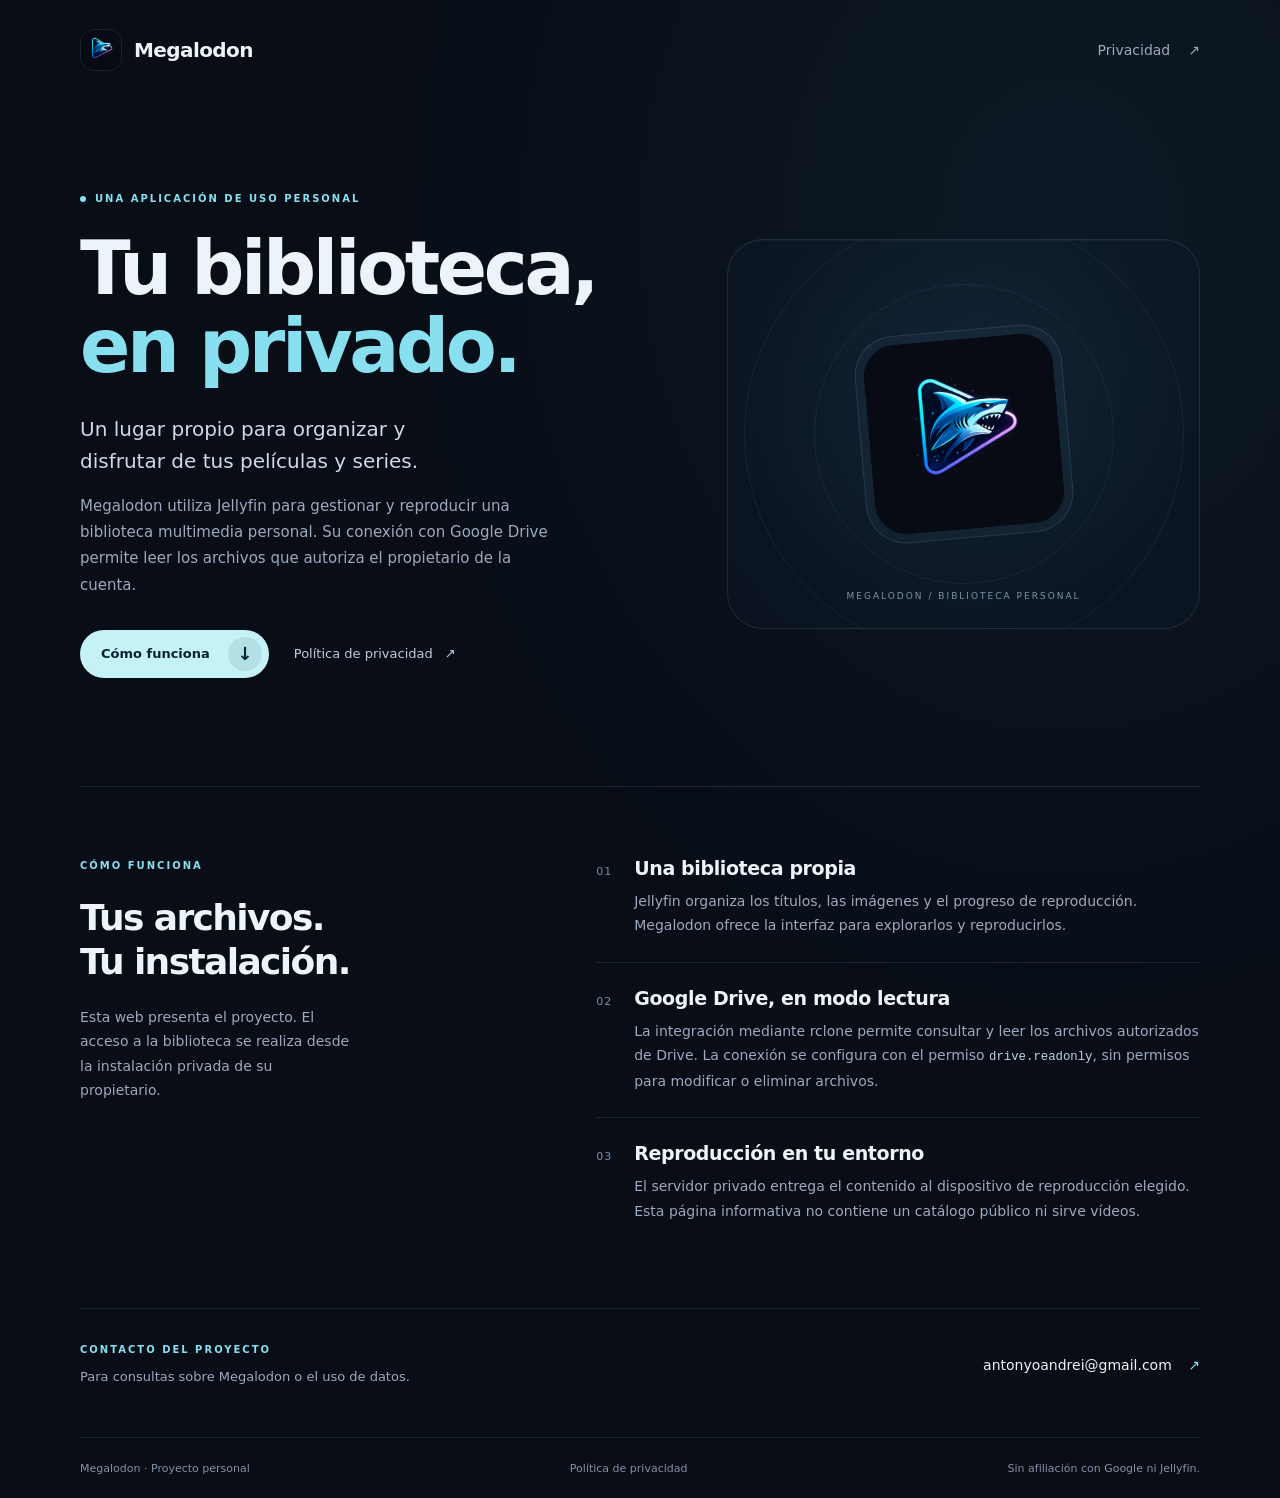
<file: index.html>
<!doctype html>
<html lang="es">
<head>
  <meta charset="utf-8">
  <meta name="viewport" content="width=device-width, initial-scale=1">
  <meta name="theme-color" content="#080d16">
  <meta name="robots" content="noindex, nofollow">
  <meta name="description" content="Megalodon: aplicación personal para organizar y reproducir una biblioteca multimedia privada con Jellyfin y Google Drive.">
  <title>Megalodon · Tu biblioteca, en privado</title>
  <link rel="icon" href="assets/megalodon.png" type="image/png">
  <link rel="stylesheet" href="styles.css">
</head>
<body>
  <a class="skip-link" href="#contenido">Saltar al contenido</a>
  <header class="header wrap">
    <a class="brand" href="./" aria-label="Megalodon, inicio"><img src="assets/megalodon.png" width="42" height="42" alt=""><span>Megalodon</span></a>
    <nav aria-label="Navegación"><a href="privacy.html">Privacidad <span aria-hidden="true">↗</span></a></nav>
  </header>
  <main id="contenido" class="wrap">
    <section class="hero" aria-labelledby="titulo">
      <div class="hero-copy">
        <p class="eyebrow"><span class="dot" aria-hidden="true"></span>Una aplicación de uso personal</p>
        <h1 id="titulo">Tu biblioteca,<br><span>en privado.</span></h1>
        <p class="lead">Un lugar propio para organizar y disfrutar de tus películas y series.</p>
        <p class="intro">Megalodon utiliza Jellyfin para gestionar y reproducir una biblioteca multimedia personal. Su conexión con Google Drive permite leer los archivos que autoriza el propietario de la cuenta.</p>
        <div class="actions"><a class="button primary" href="#funcionamiento">Cómo funciona <span aria-hidden="true">↓</span></a><a class="text-link" href="privacy.html">Política de privacidad <span aria-hidden="true">↗</span></a></div>
      </div>
      <div class="visual" aria-hidden="true">
        <div class="orbit orbit-one"></div><div class="orbit orbit-two"></div>
        <div class="logo-shell"><img src="assets/megalodon.png" width="220" height="220" alt=""></div>
        <span class="visual-caption">MEGALODON / BIBLIOTECA PERSONAL</span>
      </div>
    </section>
    <section class="details" id="funcionamiento" aria-labelledby="funcionamiento-titulo">
      <div class="section-heading"><p class="eyebrow">Cómo funciona</p><h2 id="funcionamiento-titulo">Tus archivos.<br>Tu instalación.</h2><p>Esta web presenta el proyecto. El acceso a la biblioteca se realiza desde la instalación privada de su propietario.</p></div>
      <div class="feature-list">
        <article class="feature"><span class="number" aria-hidden="true">01</span><div><h3>Una biblioteca propia</h3><p>Jellyfin organiza los títulos, las imágenes y el progreso de reproducción. Megalodon ofrece la interfaz para explorarlos y reproducirlos.</p></div></article>
        <article class="feature"><span class="number" aria-hidden="true">02</span><div><h3>Google Drive, en modo lectura</h3><p>La integración mediante rclone permite consultar y leer los archivos autorizados de Drive. La conexión se configura con el permiso <code>drive.readonly</code>, sin permisos para modificar o eliminar archivos.</p></div></article>
        <article class="feature"><span class="number" aria-hidden="true">03</span><div><h3>Reproducción en tu entorno</h3><p>El servidor privado entrega el contenido al dispositivo de reproducción elegido. Esta página informativa no contiene un catálogo público ni sirve vídeos.</p></div></article>
      </div>
    </section>
    <aside class="contact"><div><p class="eyebrow">Contacto del proyecto</p><p>Para consultas sobre Megalodon o el uso de datos.</p></div><a href="mailto:antonyoandrei@gmail.com">antonyoandrei@gmail.com <span aria-hidden="true">↗</span></a></aside>
  </main>
  <footer class="footer wrap"><span>Megalodon · Proyecto personal</span><a href="privacy.html">Política de privacidad</a><span>Sin afiliación con Google ni Jellyfin.</span></footer>
</body>
</html>
</file>
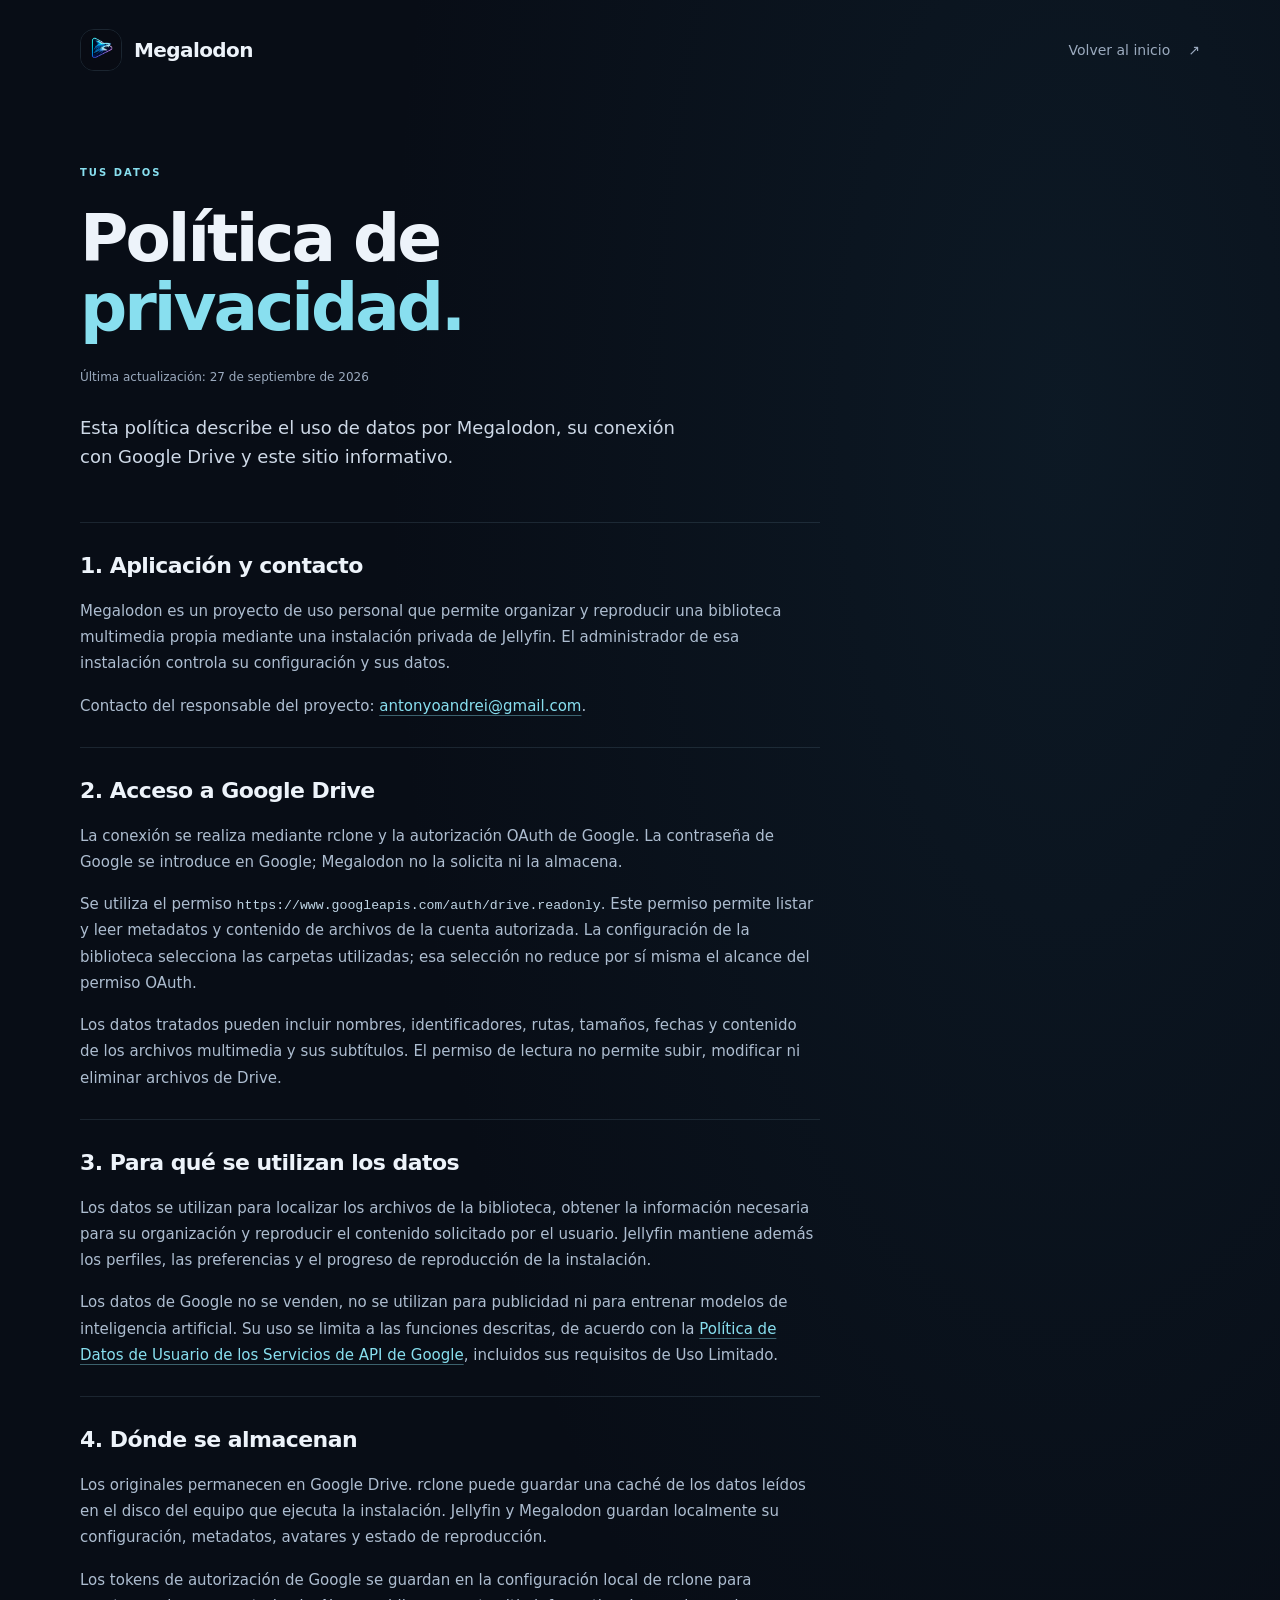
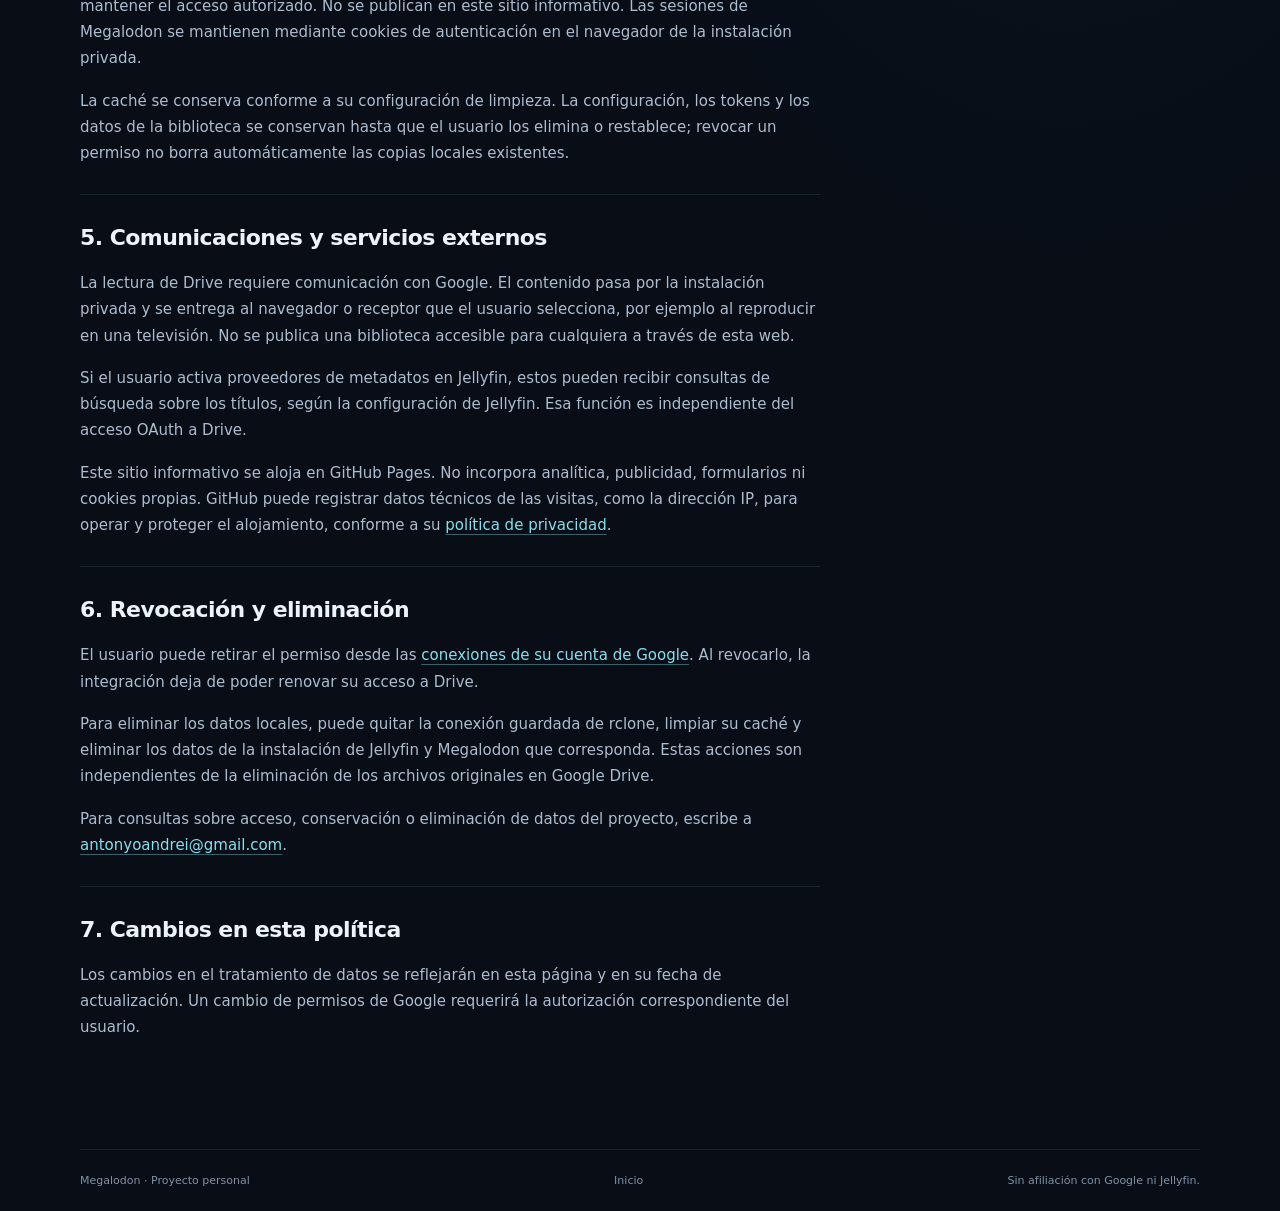
<file: privacy.html>
<!doctype html>
<html lang="es">
<head>
  <meta charset="utf-8">
  <meta name="viewport" content="width=device-width, initial-scale=1">
  <meta name="theme-color" content="#080d16">
  <meta name="robots" content="noindex, nofollow">
  <meta name="description" content="Cómo utiliza Megalodon los datos de Google Drive y cómo revocar el acceso de la aplicación.">
  <title>Política de privacidad · Megalodon</title>
  <link rel="icon" href="assets/megalodon.png" type="image/png">
  <link rel="stylesheet" href="styles.css">
</head>
<body>
  <a class="skip-link" href="#contenido">Saltar al contenido</a>
  <header class="header wrap">
    <a class="brand" href="./" aria-label="Megalodon, inicio"><img src="assets/megalodon.png" width="42" height="42" alt=""><span>Megalodon</span></a>
    <nav aria-label="Navegación"><a href="./">Volver al inicio <span aria-hidden="true">↗</span></a></nav>
  </header>
  <main id="contenido" class="wrap policy">
    <header class="policy-heading"><p class="eyebrow">Tus datos</p><h1>Política de<br><span>privacidad.</span></h1><p class="updated">Última actualización: <time datetime="2026-09-27">27 de septiembre de 2026</time></p><p class="lead">Esta política describe el uso de datos por Megalodon, su conexión con Google Drive y este sitio informativo.</p></header>
    <div class="policy-body">
      <section aria-labelledby="responsable"><h2 id="responsable">1. Aplicación y contacto</h2><p>Megalodon es un proyecto de uso personal que permite organizar y reproducir una biblioteca multimedia propia mediante una instalación privada de Jellyfin. El administrador de esa instalación controla su configuración y sus datos.</p><p>Contacto del responsable del proyecto: <a href="mailto:antonyoandrei@gmail.com">antonyoandrei@gmail.com</a>.</p></section>
      <section aria-labelledby="acceso"><h2 id="acceso">2. Acceso a Google Drive</h2><p>La conexión se realiza mediante rclone y la autorización OAuth de Google. La contraseña de Google se introduce en Google; Megalodon no la solicita ni la almacena.</p><p>Se utiliza el permiso <code>https://www.googleapis.com/auth/drive.readonly</code>. Este permiso permite listar y leer metadatos y contenido de archivos de la cuenta autorizada. La configuración de la biblioteca selecciona las carpetas utilizadas; esa selección no reduce por sí misma el alcance del permiso OAuth.</p><p>Los datos tratados pueden incluir nombres, identificadores, rutas, tamaños, fechas y contenido de los archivos multimedia y sus subtítulos. El permiso de lectura no permite subir, modificar ni eliminar archivos de Drive.</p></section>
      <section aria-labelledby="uso"><h2 id="uso">3. Para qué se utilizan los datos</h2><p>Los datos se utilizan para localizar los archivos de la biblioteca, obtener la información necesaria para su organización y reproducir el contenido solicitado por el usuario. Jellyfin mantiene además los perfiles, las preferencias y el progreso de reproducción de la instalación.</p><p>Los datos de Google no se venden, no se utilizan para publicidad ni para entrenar modelos de inteligencia artificial. Su uso se limita a las funciones descritas, de acuerdo con la <a href="https://developers.google.com/terms/api-services-user-data-policy">Política de Datos de Usuario de los Servicios de API de Google</a>, incluidos sus requisitos de Uso Limitado.</p></section>
      <section aria-labelledby="almacenamiento"><h2 id="almacenamiento">4. Dónde se almacenan</h2><p>Los originales permanecen en Google Drive. rclone puede guardar una caché de los datos leídos en el disco del equipo que ejecuta la instalación. Jellyfin y Megalodon guardan localmente su configuración, metadatos, avatares y estado de reproducción.</p><p>Los tokens de autorización de Google se guardan en la configuración local de rclone para mantener el acceso autorizado. No se publican en este sitio informativo. Las sesiones de Megalodon se mantienen mediante cookies de autenticación en el navegador de la instalación privada.</p><p>La caché se conserva conforme a su configuración de limpieza. La configuración, los tokens y los datos de la biblioteca se conservan hasta que el usuario los elimina o restablece; revocar un permiso no borra automáticamente las copias locales existentes.</p></section>
      <section aria-labelledby="terceros"><h2 id="terceros">5. Comunicaciones y servicios externos</h2><p>La lectura de Drive requiere comunicación con Google. El contenido pasa por la instalación privada y se entrega al navegador o receptor que el usuario selecciona, por ejemplo al reproducir en una televisión. No se publica una biblioteca accesible para cualquiera a través de esta web.</p><p>Si el usuario activa proveedores de metadatos en Jellyfin, estos pueden recibir consultas de búsqueda sobre los títulos, según la configuración de Jellyfin. Esa función es independiente del acceso OAuth a Drive.</p><p>Este sitio informativo se aloja en GitHub Pages. No incorpora analítica, publicidad, formularios ni cookies propias. GitHub puede registrar datos técnicos de las visitas, como la dirección IP, para operar y proteger el alojamiento, conforme a su <a href="https://docs.github.com/en/site-policy/privacy-policies/github-general-privacy-statement">política de privacidad</a>.</p></section>
      <section aria-labelledby="control"><h2 id="control">6. Revocación y eliminación</h2><p>El usuario puede retirar el permiso desde las <a href="https://myaccount.google.com/connections">conexiones de su cuenta de Google</a>. Al revocarlo, la integración deja de poder renovar su acceso a Drive.</p><p>Para eliminar los datos locales, puede quitar la conexión guardada de rclone, limpiar su caché y eliminar los datos de la instalación de Jellyfin y Megalodon que corresponda. Estas acciones son independientes de la eliminación de los archivos originales en Google Drive.</p><p>Para consultas sobre acceso, conservación o eliminación de datos del proyecto, escribe a <a href="mailto:antonyoandrei@gmail.com">antonyoandrei@gmail.com</a>.</p></section>
      <section aria-labelledby="cambios"><h2 id="cambios">7. Cambios en esta política</h2><p>Los cambios en el tratamiento de datos se reflejarán en esta página y en su fecha de actualización. Un cambio de permisos de Google requerirá la autorización correspondiente del usuario.</p></section>
    </div>
  </main>
  <footer class="footer wrap"><span>Megalodon · Proyecto personal</span><a href="./">Inicio</a><span>Sin afiliación con Google ni Jellyfin.</span></footer>
</body>
</html>
</file>
<file: styles.css>
:root{color-scheme:dark;--bg:#080d16;--text:#edf3fa;--muted:#9baabe;--accent:#88dfef;--line:rgba(153,199,223,.13);--ease:cubic-bezier(.22,1,.36,1);font-family:"Segoe UI",system-ui,sans-serif;background:var(--bg);color:var(--text)}
*{box-sizing:border-box}
html{scroll-behavior:smooth;scroll-padding-top:2rem}
body{margin:0;min-height:100vh;min-height:100dvh;display:flex;flex-direction:column;background:radial-gradient(ellipse at 83% 15%,rgba(28,67,89,.22),transparent 45%),var(--bg);-webkit-font-smoothing:antialiased}
a{color:inherit;text-decoration:none;transition:color .2s var(--ease),background-color .2s var(--ease),transform .2s var(--ease)}
a:hover{color:var(--accent)}
a:focus-visible{outline:2px solid var(--accent);outline-offset:6px;border-radius:4px}
img{display:block;max-width:100%;height:auto}
p{line-height:1.75}
.wrap{width:min(1120px,calc(100% - 80px));margin-inline:auto}
.header{display:flex;align-items:center;justify-content:space-between;gap:20px;padding-block:28px}
.brand{display:flex;align-items:center;gap:12px;font-size:20px;font-weight:650;letter-spacing:-.6px}
.brand img{border:1px solid var(--line);border-radius:14px}
.header nav a{display:inline-flex;align-items:center;gap:18px;min-height:44px;font-size:14px;color:var(--muted)}
.skip-link{position:fixed;top:12px;left:12px;padding:12px;background:var(--bg);border:1px solid var(--accent);transform:translateY(-180%);z-index:5}
.skip-link:focus{transform:translateY(0)}
.hero{display:grid;grid-template-columns:1.25fr 1fr;align-items:center;gap:56px;padding-block:90px 108px;animation:arrive .6s var(--ease) both}
.eyebrow{display:flex;align-items:center;gap:9px;margin:0 0 22px;color:var(--accent);font-size:10px;font-weight:650;letter-spacing:2px;text-transform:uppercase}
.dot{width:6px;height:6px;border-radius:50%;background:var(--accent)}
h1,h2,h3{margin:0;font-weight:550;letter-spacing:-.045em}
h1{font-size:clamp(46px,5.8vw,76px);line-height:1.06}
h1 span{color:var(--accent)}
.lead{font-size:20px;line-height:1.6;color:#ced9e7;margin:26px 0 16px;max-width:32ch}
.intro{font-size:15px;color:var(--muted);max-width:51ch;margin:0}
.actions{display:flex;align-items:center;gap:25px;flex-wrap:wrap;margin-top:32px}
.button{display:inline-flex;align-items:center;justify-content:center;gap:18px;min-height:48px;border-radius:30px;padding:6px 7px 6px 21px;font-size:13px;font-weight:650}
.primary{background:#c5f2f5;color:#092332}
.primary:hover{background:#e0fafb;color:#092332;transform:translateY(-2px)}
.button span{display:grid;place-items:center;width:34px;height:34px;border-radius:50%;background:rgba(8,48,66,.09);font-size:18px}
.button:active{transform:scale(.98)}
.text-link{display:inline-flex;align-items:center;gap:12px;min-height:44px;font-size:13px;color:#bdcddd}
.visual{position:relative;isolation:isolate;display:grid;place-items:center;min-height:390px;overflow:hidden;border:1px solid var(--line);border-radius:36px;background:radial-gradient(ellipse at 50% 42%,rgba(67,159,201,.11),transparent 70%),rgba(17,28,44,.35);box-shadow:inset 0 1px rgba(215,242,255,.035)}
.logo-shell{position:relative;padding:8px;border-radius:40px;border:1px solid rgba(157,228,240,.13);background:rgba(173,224,246,.035);transform:rotate(-5deg)}
.logo-shell img{width:190px;border-radius:32px}
.orbit{position:absolute;width:300px;aspect-ratio:1;border:1px solid rgba(118,188,217,.09);border-radius:50%;z-index:-1}
.orbit-two{width:440px}
.visual-caption{position:absolute;bottom:27px;font-size:9px;letter-spacing:2px;color:#7d95aa;text-align:center}
.details{display:grid;grid-template-columns:1fr 1.4fr;gap:85px;padding-block:70px 85px;border-top:1px solid var(--line)}
h2{font-size:36px;line-height:1.2}
.section-heading>p:last-child{font-size:14px;color:var(--muted);max-width:31ch;margin-top:22px}
.feature{display:flex;align-items:baseline;gap:22px;padding-block:24px;border-bottom:1px solid var(--line)}
.feature:first-child{padding-top:0}
.feature:last-child{border-bottom:0;padding-bottom:0}
.number{font-size:11px;letter-spacing:1px;color:#7090a8;font-variant-numeric:tabular-nums}
h3{font-size:19px;letter-spacing:-.02em}
.feature p{margin:10px 0 0;color:var(--muted);font-size:14px}
code{font-size:.88em;overflow-wrap:anywhere;color:#bfd5e5}
.contact{display:flex;align-items:center;justify-content:space-between;gap:24px;border-top:1px solid var(--line);padding-block:32px 48px}
.contact .eyebrow{margin-bottom:7px}
.contact p:last-child{font-size:13px;color:var(--muted);margin:0}
.contact>a{font-size:14px;padding-block:12px;overflow-wrap:anywhere}
.contact>a span{padding-left:12px;color:var(--accent)}
.footer{display:flex;justify-content:space-between;align-items:center;gap:18px;flex-wrap:wrap;margin-top:auto;padding-block:24px;border-top:1px solid var(--line);font-size:11px;color:#8192a7}
.policy{padding-block:64px 80px}
.policy-heading{max-width:740px;margin-bottom:50px;animation:arrive .5s var(--ease) both}
.policy-heading h1{font-size:clamp(44px,5.5vw,66px)}
.policy-heading .lead{max-width:55ch;font-size:18px}
.updated{color:var(--muted);font-size:12px;margin-top:24px}
.policy-body{max-width:740px}
.policy-body section{padding-block:28px;border-top:1px solid var(--line)}
.policy-body h2{font-size:22px;letter-spacing:-.025em;line-height:1.4}
.policy-body p{font-size:15px;color:#adbdd0;margin:16px 0 0}
.policy-body a{color:var(--accent);text-decoration:underline;text-underline-offset:4px;text-decoration-color:rgba(136,223,239,.4);overflow-wrap:anywhere}
@keyframes arrive{from{opacity:.6;transform:translateY(8px)}to{opacity:1;transform:translateY(0)}}
@media(max-width:800px){.wrap{width:calc(100% - 40px)}.hero{grid-template-columns:1fr;gap:40px;padding-block:44px 60px}.hero-copy{max-width:570px}.visual{min-height:270px}.logo-shell img{width:150px}.visual-caption{bottom:18px}.details{grid-template-columns:1fr;gap:30px;padding-block:44px 50px}.section-heading>p:last-child{max-width:50ch}.contact{flex-direction:column;align-items:flex-start;gap:12px}.policy{padding-top:42px}.policy-heading{margin-bottom:32px}}
@media(max-width:420px){.wrap{width:calc(100% - 32px)}.header{padding-block:20px}.brand{font-size:18px;gap:8px}.brand img{width:36px}.header nav a{font-size:12px;gap:8px}.hero{padding-top:30px}.eyebrow{font-size:9px;letter-spacing:1.5px}.lead{font-size:18px}.actions{gap:12px}.visual{min-height:240px}.footer{gap:14px}.footer>span:last-child{width:100%}.policy-body h2{font-size:20px}}
@media(prefers-reduced-motion:reduce){html{scroll-behavior:auto}*,*::before,*::after{animation:none!important;transition:none!important}}
</file>
